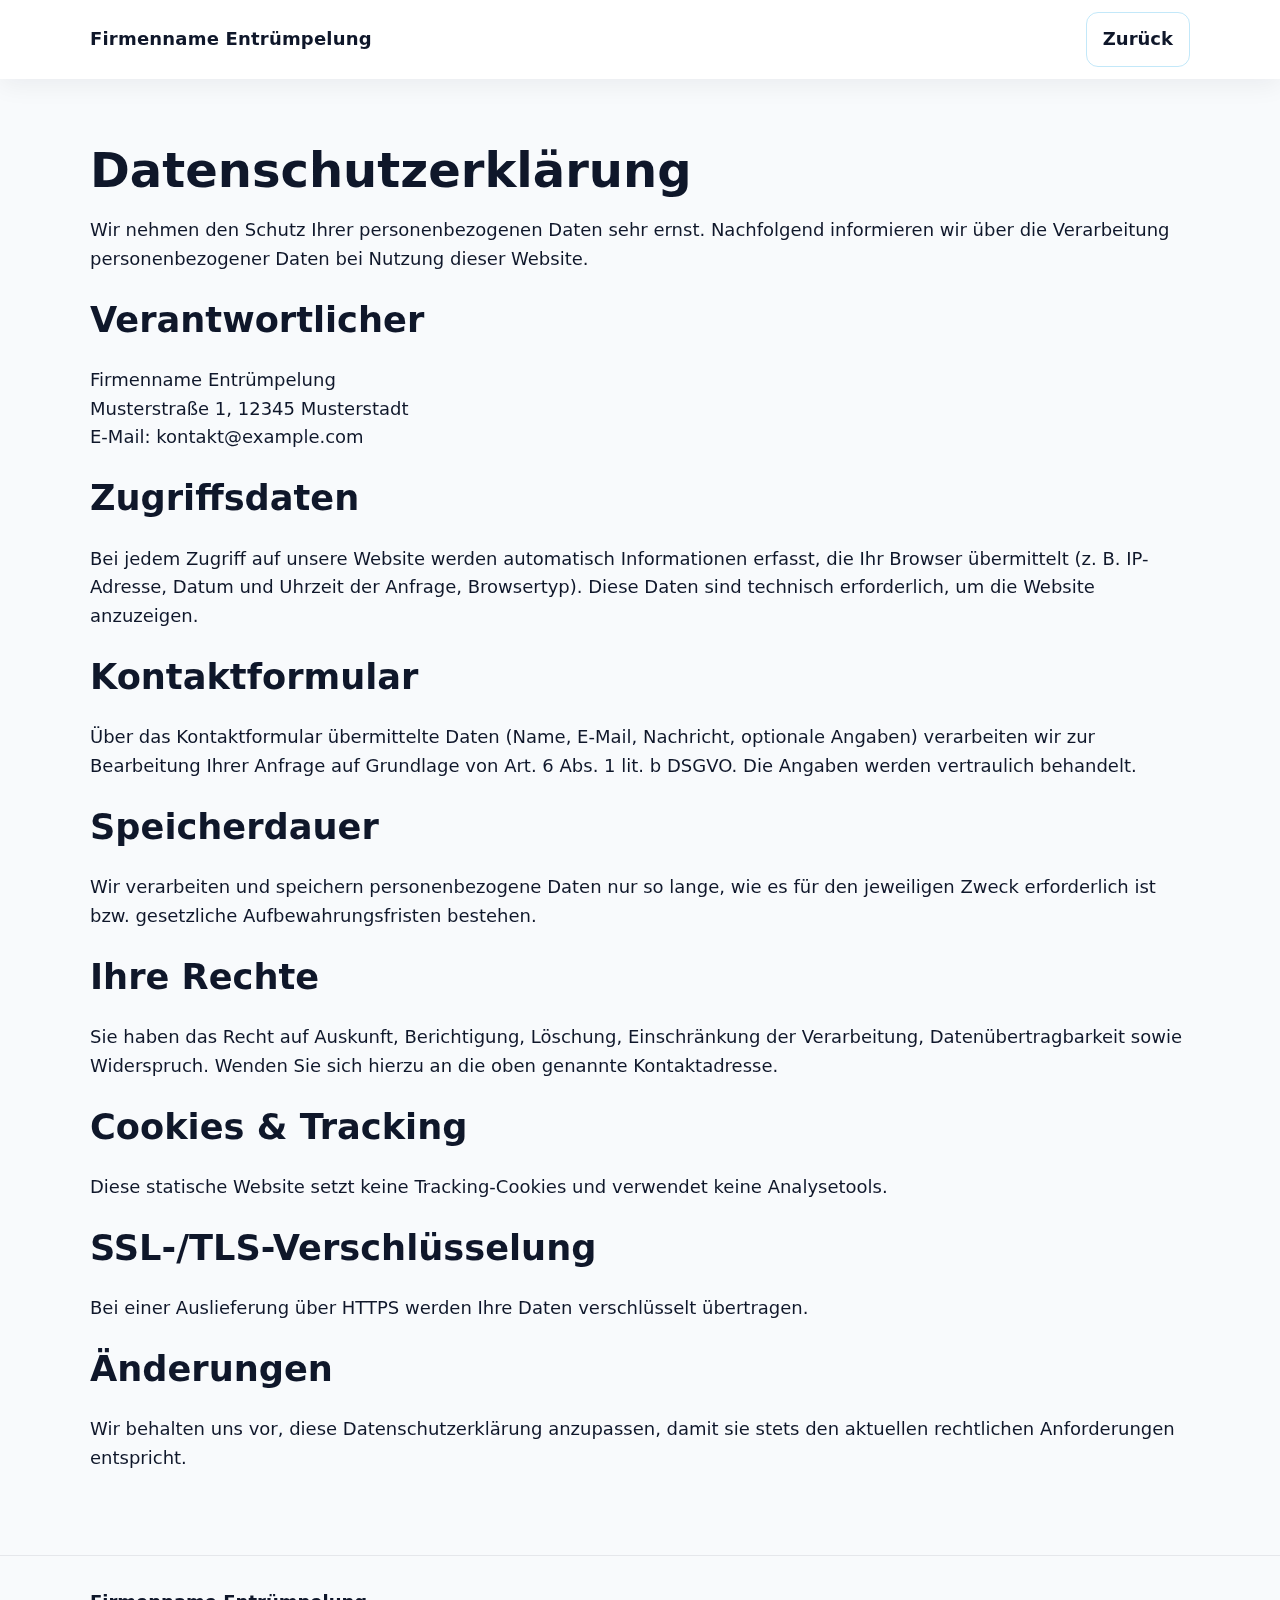
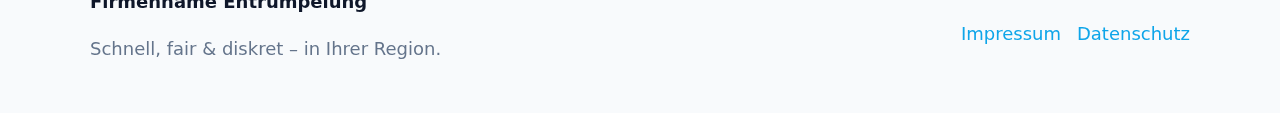
<file: datenschutz.html>
<!DOCTYPE html>
<html lang="de">
<head>
  <meta charset="utf-8" />
  <meta name="viewport" content="width=device-width, initial-scale=1" />
  <title>Datenschutzerklärung – Firmenname Entrümpelung</title>
  <link rel="stylesheet" href="styles.css" />
</head>
<body>
  <header class="site-header scrolled">
    <div class="container nav-wrap">
      <a class="logo" href="index.html">Firmenname Entrümpelung</a>
      <nav class="site-nav">
        <a class="btn btn-ghost" href="index.html">Zurück</a>
      </nav>
    </div>
  </header>

  <main class="section">
    <div class="container">
      <h1>Datenschutzerklärung</h1>
      <p>Wir nehmen den Schutz Ihrer personenbezogenen Daten sehr ernst. Nachfolgend informieren wir über die Verarbeitung personenbezogener Daten bei Nutzung dieser Website.</p>

      <h2>Verantwortlicher</h2>
      <p>
        Firmenname Entrümpelung<br />
        Musterstraße 1, 12345 Musterstadt<br />
        E‑Mail: kontakt@example.com
      </p>

      <h2>Zugriffsdaten</h2>
      <p>Bei jedem Zugriff auf unsere Website werden automatisch Informationen erfasst, die Ihr Browser übermittelt (z. B. IP-Adresse, Datum und Uhrzeit der Anfrage, Browsertyp). Diese Daten sind technisch erforderlich, um die Website anzuzeigen.</p>

      <h2>Kontaktformular</h2>
      <p>Über das Kontaktformular übermittelte Daten (Name, E‑Mail, Nachricht, optionale Angaben) verarbeiten wir zur Bearbeitung Ihrer Anfrage auf Grundlage von Art. 6 Abs. 1 lit. b DSGVO. Die Angaben werden vertraulich behandelt.</p>

      <h2>Speicherdauer</h2>
      <p>Wir verarbeiten und speichern personenbezogene Daten nur so lange, wie es für den jeweiligen Zweck erforderlich ist bzw. gesetzliche Aufbewahrungsfristen bestehen.</p>

      <h2>Ihre Rechte</h2>
      <p>Sie haben das Recht auf Auskunft, Berichtigung, Löschung, Einschränkung der Verarbeitung, Datenübertragbarkeit sowie Widerspruch. Wenden Sie sich hierzu an die oben genannte Kontaktadresse.</p>

      <h2>Cookies &amp; Tracking</h2>
      <p>Diese statische Website setzt keine Tracking‑Cookies und verwendet keine Analysetools.</p>

      <h2>SSL-/TLS-Verschlüsselung</h2>
      <p>Bei einer Auslieferung über HTTPS werden Ihre Daten verschlüsselt übertragen.</p>

      <h2>Änderungen</h2>
      <p>Wir behalten uns vor, diese Datenschutzerklärung anzupassen, damit sie stets den aktuellen rechtlichen Anforderungen entspricht.</p>
    </div>
  </main>

  <footer class="site-footer">
    <div class="container footer-grid">
      <div>
        <strong>Firmenname Entrümpelung</strong>
        <p class="muted">Schnell, fair &amp; diskret – in Ihrer Region.</p>
      </div>
      <div class="footer-links">
        <a href="impressum.html">Impressum</a>
        <a href="datenschutz.html">Datenschutz</a>
      </div>
    </div>
  </footer>
</body>
</html>
</file>
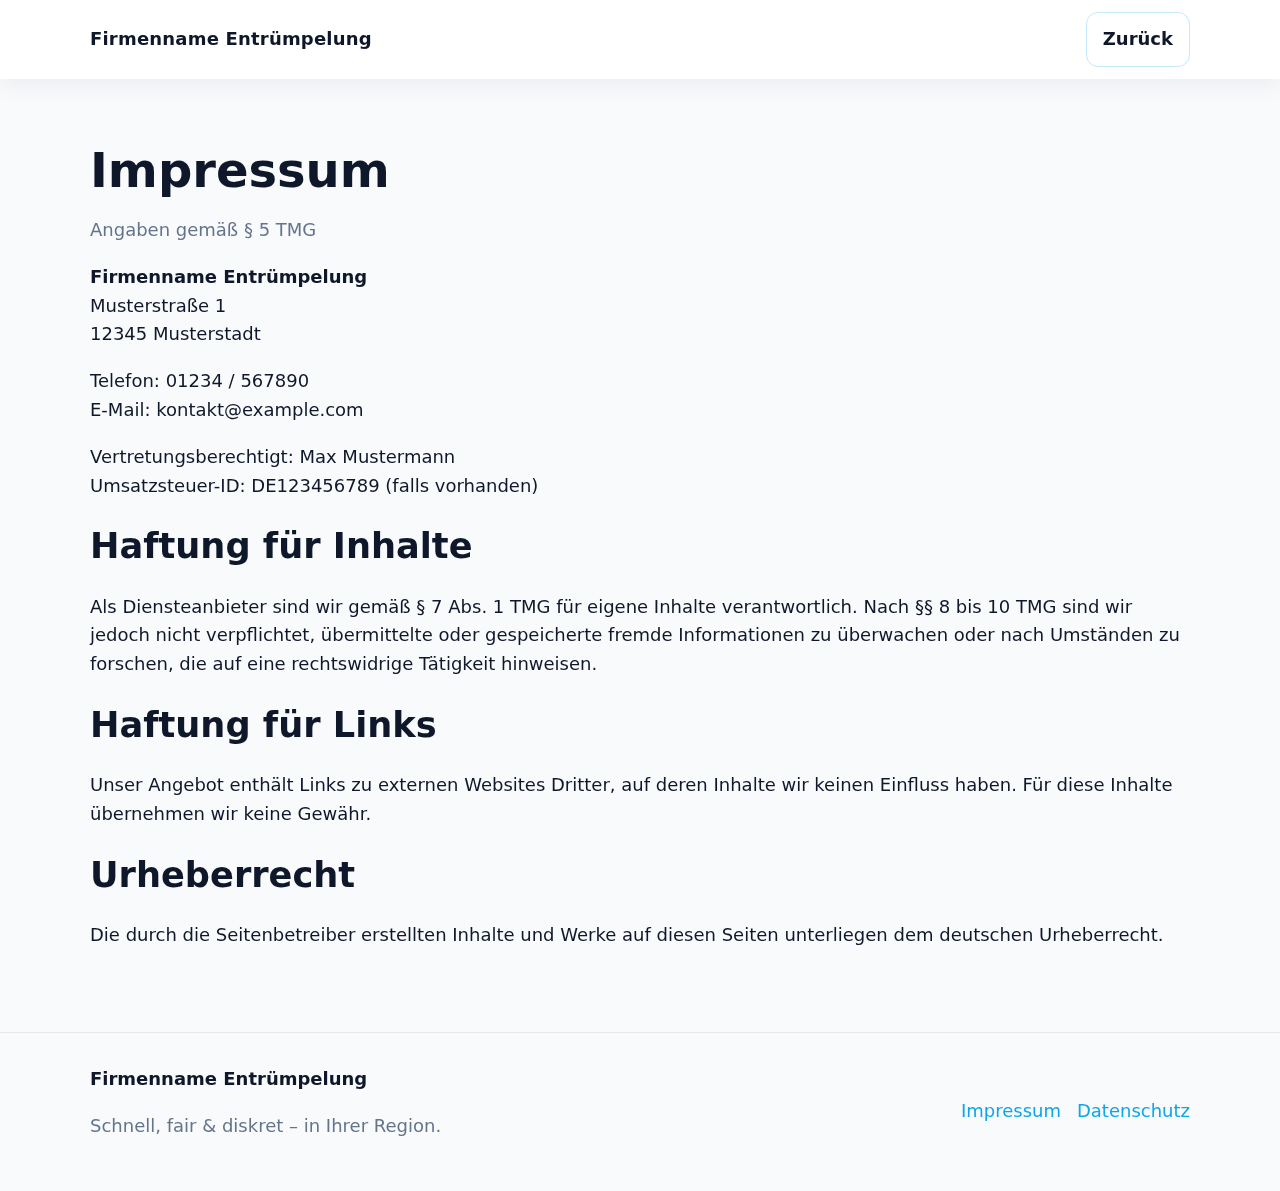
<file: impressum.html>
<!DOCTYPE html>
<html lang="de">
<head>
  <meta charset="utf-8" />
  <meta name="viewport" content="width=device-width, initial-scale=1" />
  <title>Impressum – Firmenname Entrümpelung</title>
  <link rel="stylesheet" href="styles.css" />
</head>
<body>
  <header class="site-header scrolled">
    <div class="container nav-wrap">
      <a class="logo" href="index.html">Firmenname Entrümpelung</a>
      <nav class="site-nav">
        <a class="btn btn-ghost" href="index.html">Zurück</a>
      </nav>
    </div>
  </header>

  <main class="section">
    <div class="container">
      <h1>Impressum</h1>
      <p class="muted">Angaben gemäß § 5 TMG</p>

      <p>
        <strong>Firmenname Entrümpelung</strong><br />
        Musterstraße 1<br />
        12345 Musterstadt<br />
      </p>
      <p>
        Telefon: 01234 / 567890<br />
        E‑Mail: kontakt@example.com
      </p>
      <p>
        Vertretungsberechtigt: Max Mustermann<br />
        Umsatzsteuer-ID: DE123456789 (falls vorhanden)
      </p>

      <h2>Haftung für Inhalte</h2>
      <p>Als Diensteanbieter sind wir gemäß § 7 Abs. 1 TMG für eigene Inhalte verantwortlich. Nach §§ 8 bis 10 TMG sind wir jedoch nicht verpflichtet, übermittelte oder gespeicherte fremde Informationen zu überwachen oder nach Umständen zu forschen, die auf eine rechtswidrige Tätigkeit hinweisen.</p>

      <h2>Haftung für Links</h2>
      <p>Unser Angebot enthält Links zu externen Websites Dritter, auf deren Inhalte wir keinen Einfluss haben. Für diese Inhalte übernehmen wir keine Gewähr.</p>

      <h2>Urheberrecht</h2>
      <p>Die durch die Seitenbetreiber erstellten Inhalte und Werke auf diesen Seiten unterliegen dem deutschen Urheberrecht.</p>
    </div>
  </main>

  <footer class="site-footer">
    <div class="container footer-grid">
      <div>
        <strong>Firmenname Entrümpelung</strong>
        <p class="muted">Schnell, fair &amp; diskret – in Ihrer Region.</p>
      </div>
      <div class="footer-links">
        <a href="impressum.html">Impressum</a>
        <a href="datenschutz.html">Datenschutz</a>
      </div>
    </div>
  </footer>
</body>
</html>
</file>
<file: styles.css>
:root {
  --brand: #0ea5e9;
  --ink: #0f172a;
  --bg: #f8fafc;
  --muted: #64748b;
  --radius: 12px;
  --shadow: 0 10px 30px rgba(2, 6, 23, 0.06);

  --container: 1100px;
}

/* Base */
* { box-sizing: border-box; }
html, body { height: 100%; }
body {
  margin: 0;
  font-family: system-ui, -apple-system, Segoe UI, Roboto, Helvetica, Arial, "Apple Color Emoji", "Segoe UI Emoji";
  color: var(--ink);
  background: var(--bg);
  line-height: 1.6;
  font-size: clamp(16px, 1.7vw, 18px);
}

img { max-width: 100%; height: auto; display: block; }
a { color: var(--brand); text-decoration: none; }
a:hover { text-decoration: underline; }

.container {
  width: min(100% - 2rem, var(--container));
  margin-inline: auto;
}

.skip-link {
  position: absolute;
  left: -9999px;
  top: auto;
  width: 1px;
  height: 1px;
  overflow: hidden;
}
.skip-link:focus-visible {
  left: 1rem;
  top: 1rem;
  width: auto; height: auto;
  padding: .5rem .75rem;
  background: #fff;
  border-radius: .5rem;
  outline: 3px solid var(--brand);
}

h1 { font-size: clamp(2rem, 5.5vw, 3rem); line-height: 1.15; margin: 0 0 .6rem; }
h2 { font-size: clamp(1.6rem, 4.2vw, 2.2rem); margin: 0 0 .5rem; }
h3 { font-size: clamp(1.125rem, 2.5vw, 1.25rem); margin: 0 0 .25rem; }

.muted { color: var(--muted); }

/* Buttons */
.btn {
  display: inline-flex; align-items: center; justify-content: center;
  gap: .5rem;
  border: 1px solid transparent;
  border-radius: var(--radius);
  padding: .75rem 1rem;
  font-weight: 600;
  cursor: pointer;
  transition: transform .18s ease, box-shadow .18s ease, background-color .18s ease, color .18s ease, border-color .18s ease;
}
.btn:focus-visible { outline: 3px solid color-mix(in srgb, var(--brand) 60%, transparent); outline-offset: 2px; }
.btn:hover { transform: translateY(-1px); }
.btn:active { transform: translateY(0); }

.btn-primary { background: var(--brand); color: #fff; box-shadow: var(--shadow); }
.btn-primary:hover { filter: brightness(0.98); }
.btn-ghost { background: transparent; border-color: color-mix(in srgb, var(--brand) 25%, #0000); color: var(--ink); }
.btn-ghost:hover { background: #ffffff; }

/* Header / Nav */
.site-header {
  position: sticky; top: 0; z-index: 60;
  backdrop-filter: saturate(1.2) blur(4px);
  background: color-mix(in srgb, #ffffff 30%, transparent);
  transition: background-color .25s ease, box-shadow .25s ease;
}
.site-header.scrolled {
  background: #ffffff;
  box-shadow: 0 6px 24px rgba(15, 23, 42, .06);
}
.nav-wrap { display: flex; align-items: center; justify-content: space-between; padding: .75rem 0; }
.logo { font-weight: 800; letter-spacing: 0.2px; color: var(--ink); }

.site-nav { display: contents; }
.site-nav ul { list-style: none; margin: 0; padding: 0; display: none; }
.site-nav a { color: var(--ink); font-weight: 600; }
.site-nav a:focus-visible { outline: 3px solid color-mix(in srgb, var(--brand) 60%, transparent); outline-offset: 4px; border-radius: .4rem; }
.nav-ctas { display: grid; gap: .5rem; }

.nav-toggle { border: 0; background: transparent; display: inline-flex; flex-direction: column; gap: 4px; padding: .35rem; border-radius: .5rem; }
.nav-toggle:focus-visible { outline: 3px solid color-mix(in srgb, var(--brand) 60%, transparent); outline-offset: 3px; }
.nav-toggle-bar { width: 26px; height: 2px; background: var(--ink); display: block; border-radius: 2px; }

/* Mobile menu panel */
@media (max-width: 959px) {
  .site-nav {
    position: fixed; inset: 60px 0 auto 0; background: #ffffff; padding: 1rem; border-bottom: 1px solid #e5e7eb; display: block;
    translate: 0 -10px; opacity: 0; pointer-events: none; transition: translate .2s ease, opacity .2s ease;
  }
  .site-nav[data-open="true"] { translate: 0 0; opacity: 1; pointer-events: auto; }
  .site-nav ul { display: grid; gap: .75rem; margin-bottom: .75rem; }
  .nav-cta { width: 100%; }
  .nav-ctas { grid-template-columns: 1fr; }
}

@media (min-width: 960px) {
  .nav-toggle { display: none; }
  .site-nav ul { display: flex; gap: 1rem; }
  .nav-ctas { display: flex; gap: .5rem; }
}

/* Hero */
.section-hero { padding-top: 5.5rem; padding-bottom: 2.5rem; }
.hero-grid { display: grid; gap: 1.25rem; align-items: center; }
.hero-media { border-radius: calc(var(--radius) + 4px); overflow: hidden; box-shadow: var(--shadow); }
.hero-media picture, .hero-media img { width: 100%; height: 100%; aspect-ratio: 16/9; object-fit: cover; display: block; }
.hero-copy .subheadline { color: var(--muted); margin: .25rem 0 1rem; }
.benefits { margin: 0 0 1rem; padding-left: 1.1rem; }
.benefits li { margin: .25rem 0; }
.hero-cta { display: flex; gap: .75rem; flex-wrap: wrap; }

@media (min-width: 960px) {
  .section-hero { padding-bottom: 3rem; }
  .hero-grid { grid-template-columns: 1.2fr 1fr; gap: 2rem; }
}

/* Sections */
.section { padding: clamp(2rem, 6vw, 4rem) 0; }
.section-head { margin-bottom: 1.25rem; }

/* Cards (Leistungen) */
.services-grid { display: grid; grid-template-columns: 1fr; gap: 1rem; }
.card { background: #fff; border-radius: var(--radius); box-shadow: var(--shadow); overflow: hidden; display: grid; grid-template-columns: auto 1fr; gap: .75rem; padding: .75rem; align-items: start; transition: transform .18s ease, box-shadow .18s ease; }
.card:hover { transform: translateY(-2px); box-shadow: 0 12px 36px rgba(2,6,23,.08); }
.thumb-wrap { position: relative; width: 84px; aspect-ratio: 1/1; border-radius: .6rem; overflow: hidden; box-shadow: 0 6px 18px rgba(2,6,23,.08); }
.thumb-wrap .thumb { width: 100%; height: 100%; object-fit: cover; transition: transform .2s ease; }
.thumb-wrap:hover .thumb, .card:hover .thumb { transform: scale(1.03); }
.card-body { padding-right: .5rem; }

/* Variant: cards with image on top */
.cards-top .card { grid-template-columns: 1fr; padding: 0; }
.cards-top .card-media-top { width: 100%; aspect-ratio: 5 / 3; overflow: hidden; }
.cards-top .card-media-top img { width: 100%; height: 100%; object-fit: cover; display: block; }
.cards-top .card .card-body { padding: .9rem .9rem 1rem; }
.cards-top .card ul { margin: .5rem 0 0; padding-left: 1.1rem; }

@media (min-width: 640px) {
  .services-grid { grid-template-columns: repeat(2, minmax(0, 1fr)); }
}
@media (min-width: 960px) {
  .services-grid { grid-template-columns: repeat(3, minmax(0, 1fr)); }
}

/* Prozess */
.process-grid { list-style: none; margin: 0; padding: 0; display: grid; grid-template-columns: 1fr; gap: .75rem; counter-reset: step; }
.step-card { background: #fff; border-radius: var(--radius); box-shadow: var(--shadow); padding: .75rem; display: grid; grid-template-columns: auto 1fr; gap: .75rem; align-items: start; transition: transform .18s ease, box-shadow .18s ease; }
.step-card:hover { transform: translateY(-2px); box-shadow: 0 12px 36px rgba(2,6,23,.08); }
.thumb-wrap.sm { width: 64px; }
.step-body h3 { margin-top: .15rem; }

@media (min-width: 640px) {
  .process-grid { grid-template-columns: repeat(2, minmax(0, 1fr)); }
}
@media (min-width: 960px) {
  .process-grid { grid-template-columns: repeat(3, minmax(0, 1fr)); }
}

/* FAQ */
.faq-list { display: grid; gap: .5rem; }
.faq-item { background: #fff; border-radius: var(--radius); box-shadow: var(--shadow); padding: .75rem 1rem; }
.faq-item > summary { cursor: pointer; list-style: none; }
.faq-item > summary::-webkit-details-marker { display: none; }
.faq-item > summary { position: relative; padding-right: 2rem; }
.faq-item > summary:focus-visible { outline: 3px solid color-mix(in srgb, var(--brand) 60%, transparent); outline-offset: 4px; border-radius: .4rem; }
.faq-body { margin-top: .5rem; color: var(--muted); }

/* Kontaktformular */
.contact-grid { display: grid; gap: 1rem; }
.contact-form { background: #fff; border-radius: var(--radius); box-shadow: var(--shadow); padding: 1rem; }
.form-grid { display: grid; grid-template-columns: 1fr; gap: .85rem; }
.form-grid label { display: grid; gap: .35rem; }
input[type="text"], input[type="email"], input[type="tel"], input[type="date"], textarea {
  width: 100%; padding: .7rem .8rem; border: 1px solid #e5e7eb; border-radius: .6rem; background: #fff; color: var(--ink);
}
input:focus-visible, textarea:focus-visible { outline: 3px solid color-mix(in srgb, var(--brand) 50%, transparent); outline-offset: 2px; }
.span-2 { grid-column: 1 / -1; }
.form-extras { display: grid; gap: .5rem; margin-top: .5rem; }
.check { display: flex; align-items: start; gap: .5rem; }
.check input { margin-top: .35rem; }
.form-actions { display: flex; align-items: center; gap: .75rem; margin-top: .75rem; flex-wrap: wrap; }
.form-status { min-height: 1.2em; font-weight: 600; }

@media (min-width: 640px) {
  .form-grid { grid-template-columns: repeat(2, minmax(0, 1fr)); }
}

@media (min-width: 960px) {
  .contact-grid { grid-template-columns: 1fr .8fr; align-items: start; }
}

.contact-aside .contact-box { background: #fff; border-radius: var(--radius); box-shadow: var(--shadow); padding: 1rem; display: grid; gap: .75rem; }
.contact-actions { display: flex; gap: .5rem; flex-wrap: wrap; }

/* Footer */
.site-footer { padding: 2rem 0; border-top: 1px solid #e5e7eb; }
.footer-grid { display: grid; grid-template-columns: 1fr; gap: .75rem; align-items: center; }
.footer-links { display: flex; gap: 1rem; }
@media (min-width: 640px) { .footer-grid { grid-template-columns: 1fr auto; } }

/* Reveal on Scroll */
.reveal { opacity: 0; transform: translateY(10px); }
.is-visible { opacity: 1; transform: none; transition: opacity .5s ease, transform .5s ease; }
@media (prefers-reduced-motion: reduce) {
  .reveal { opacity: 1; transform: none; }
  .is-visible { transition: none; }
  .btn, .card, .step-card { transition: none; }
}

/* To Top */
.btn-to-top {
  position: fixed; right: 1rem; bottom: 1rem; z-index: 70;
  background: #fff; border: 1px solid #e5e7eb; color: var(--ink);
  box-shadow: var(--shadow);
}

/* Service Area */
.area-grid { display: grid; gap: 1rem; }
.area-list { display: grid; grid-template-columns: repeat(2, minmax(0, 1fr)); gap: .4rem .8rem; padding-left: 1.1rem; }
.area-media img { border-radius: var(--radius); box-shadow: var(--shadow); }
@media (min-width: 960px) { .area-grid { grid-template-columns: 1fr 1fr; align-items: center; } }

/* Vertrauen */
.trust-grid { display: grid; grid-template-columns: 1fr; gap: 1rem; }
@media (min-width: 640px) { .trust-grid { grid-template-columns: repeat(2, minmax(0,1fr)); } }
@media (min-width: 960px) { .trust-grid { grid-template-columns: repeat(4, minmax(0,1fr)); } }
.trust-card { grid-template-columns: auto 1fr; padding: .75rem; }

/* Toast */
.toast { position: fixed; left: 50%; top: 1rem; transform: translateX(-50%);
  background: #0f172a; color: #fff; padding: .75rem 1rem; border-radius: .6rem; box-shadow: var(--shadow); z-index: 80; max-width: calc(100% - 2rem);
}

/* Utilities */
.visually-hidden { position: absolute !important; height: 1px; width: 1px; overflow: hidden; clip: rect(1px, 1px, 1px, 1px); white-space: nowrap; }
</file>
